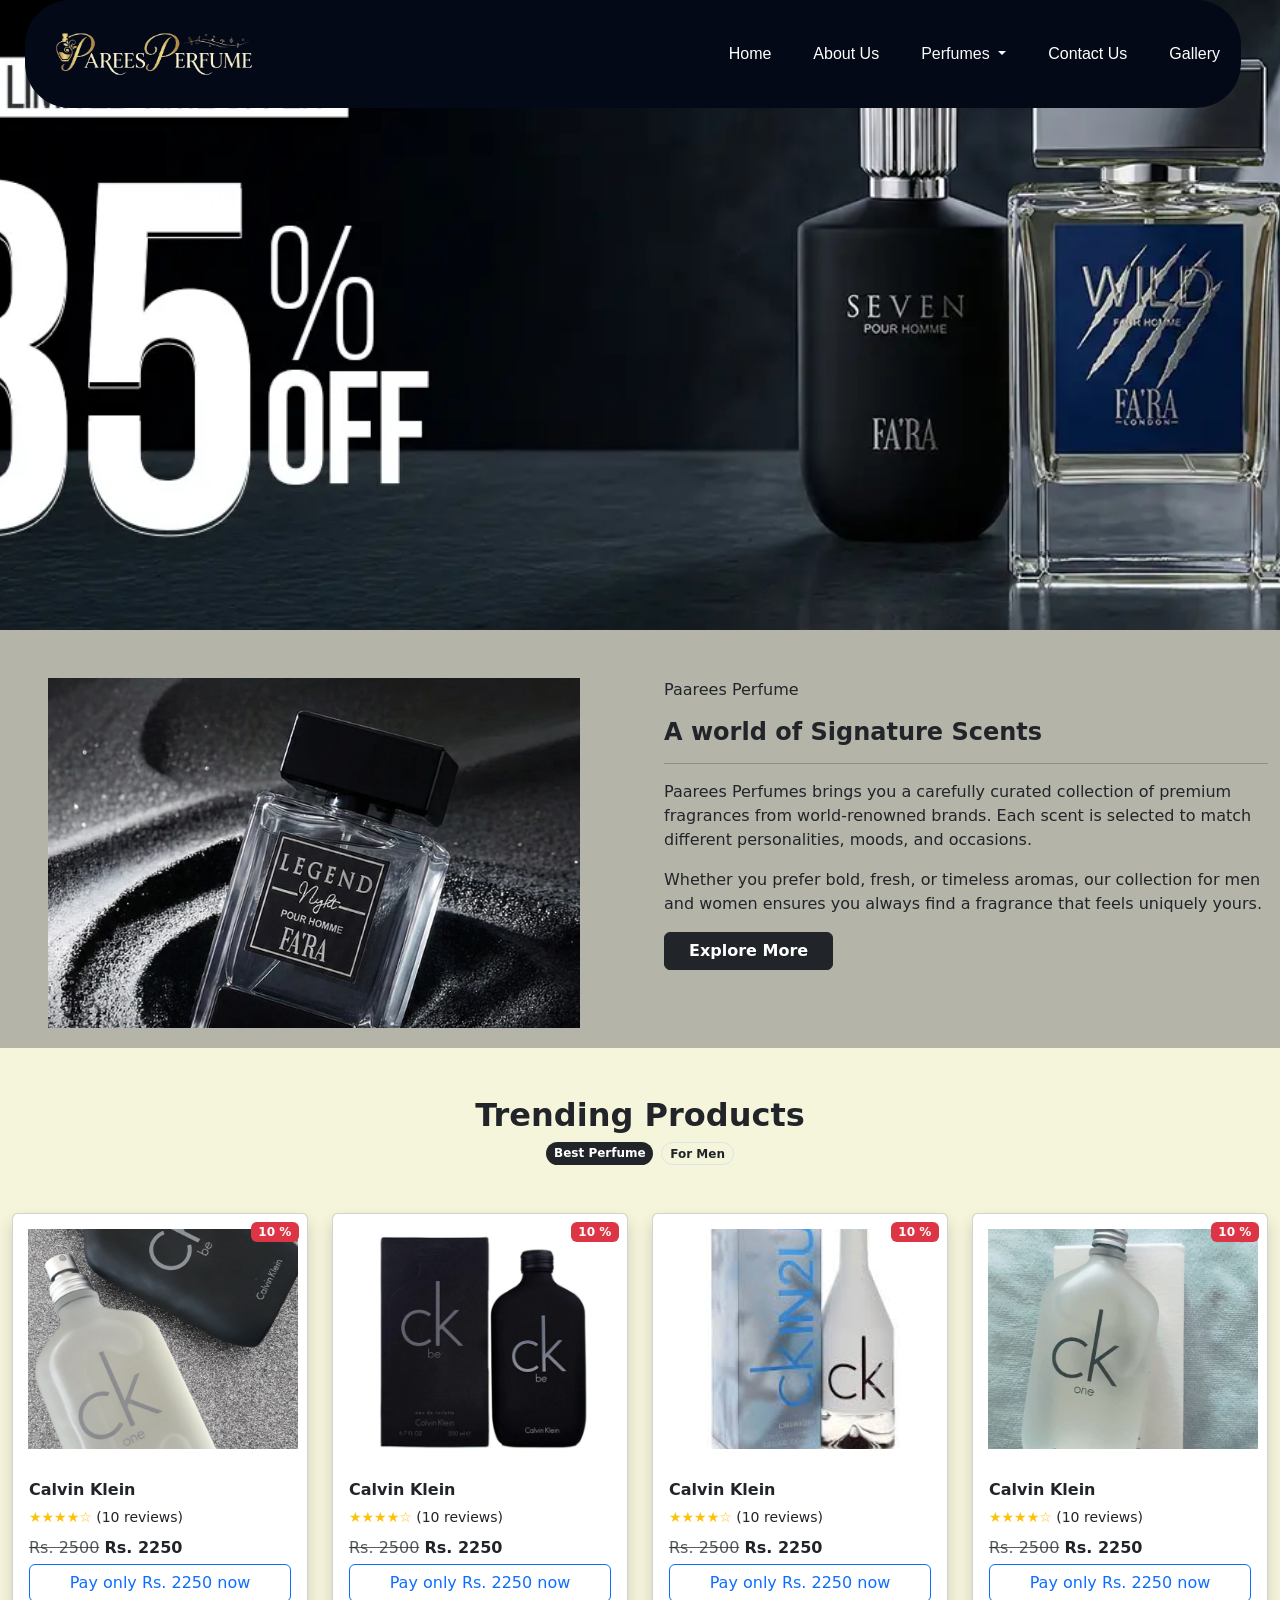
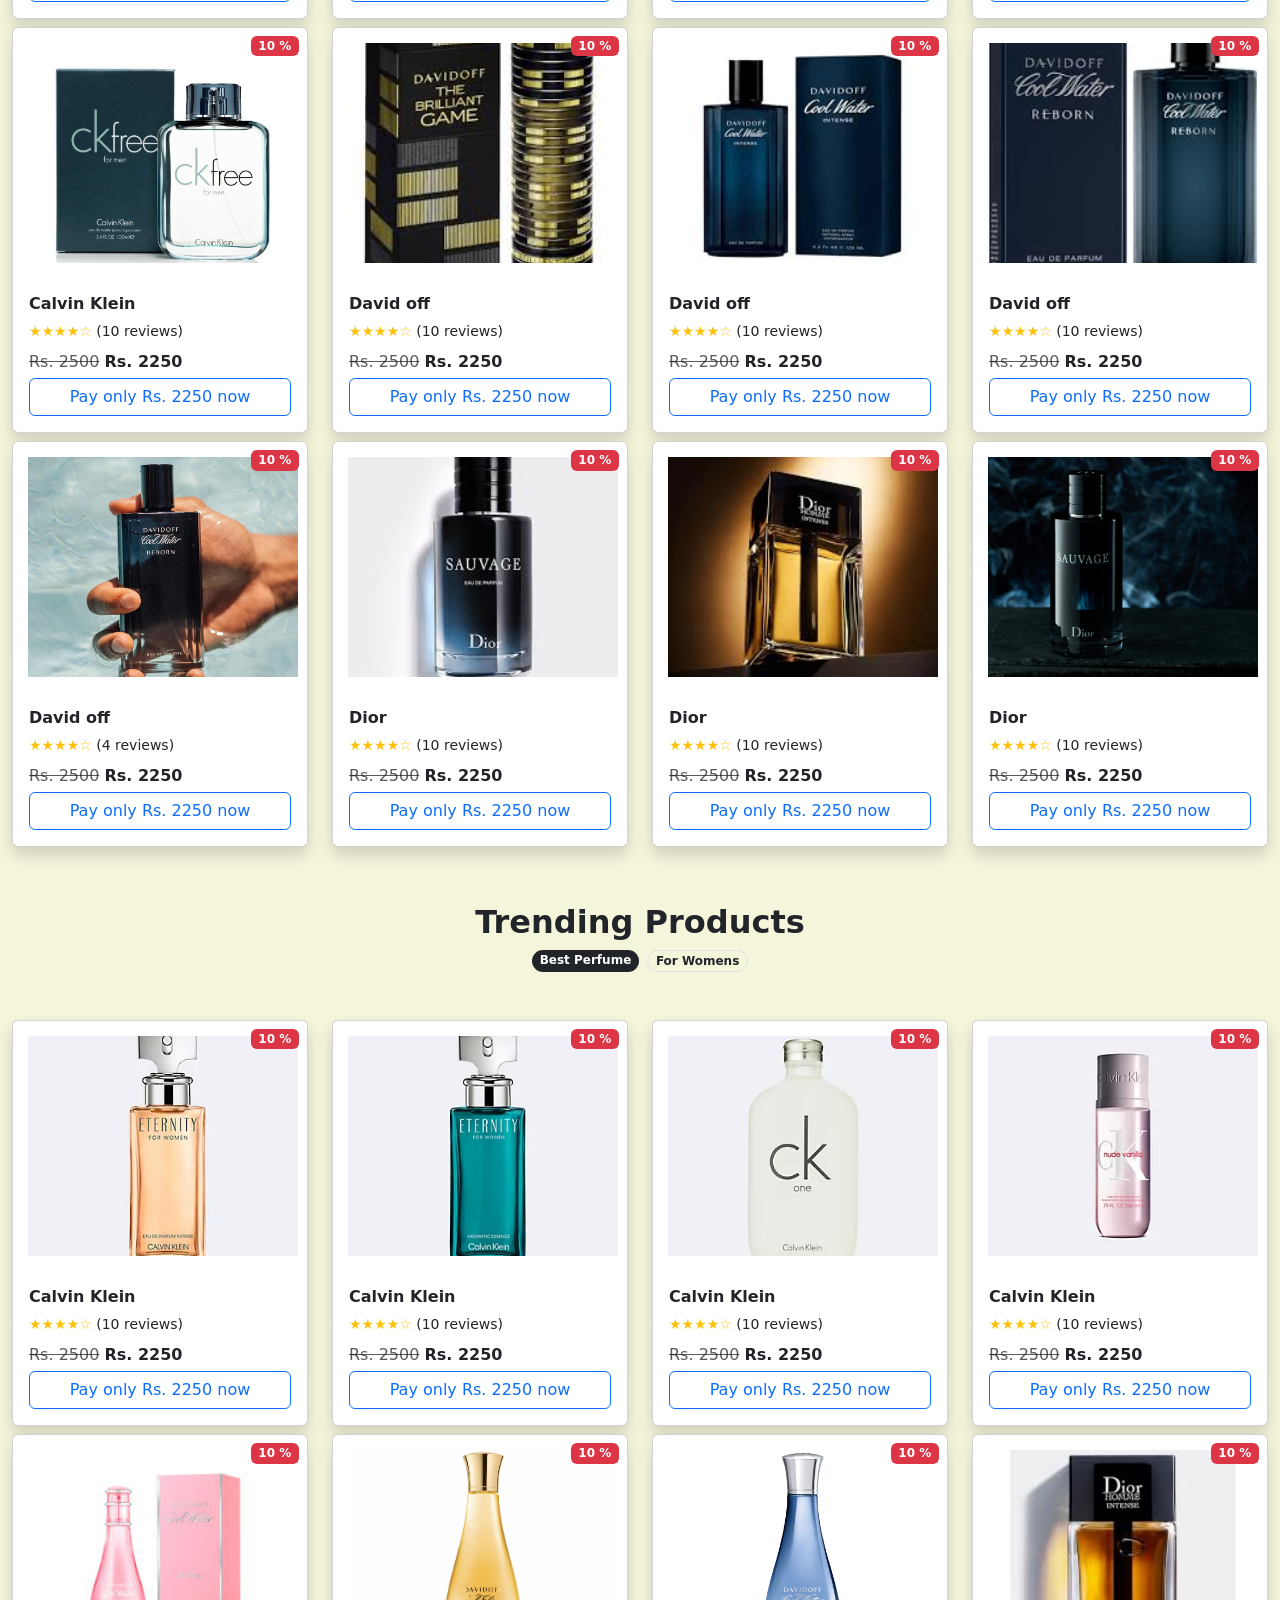
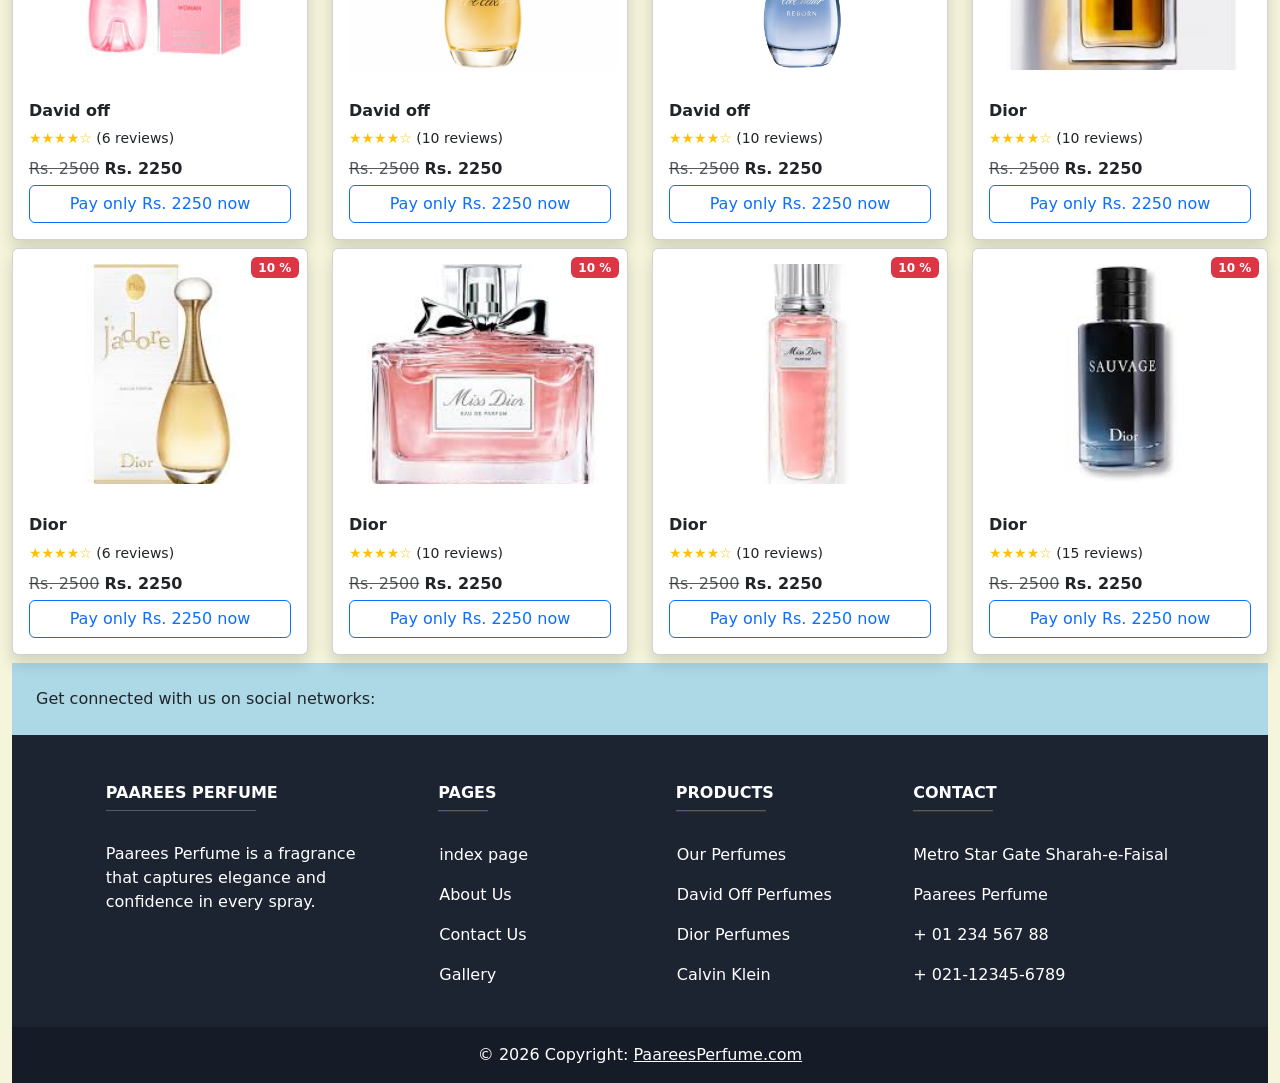
<file: index.html>
<!DOCTYPE html>
<html lang="en">

<head>
  <meta charset="UTF-8">
  <meta name="viewport" content="width=device-width, initial-scale=1.0">
  <title>Home</title>
  <link href="https://cdn.jsdelivr.net/npm/bootstrap@5.0.2/dist/css/bootstrap.min.css" rel="stylesheet"
    integrity="sha384-EVSTQN3/azprG1Anm3QDgpJLIm9Nao0Yz1ztcQTwFspd3yD65VohhpuuCOmLASjC" crossorigin="anonymous">
  <link rel="stylesheet" href="style.css">
</head>

<body>

  <div id="navbar"></div>

  
  <div class="container-fluid">
    <div class="row">
      
  <div class="  col-md-6 col-lg-6 col-sm-sm-12  pic-ban">
    
  </div>
  </div>
  </div>

  <div class="row section1 ">
    <div class="col-md-6 col-lg-6 col-sm-sm-12">
      <div class="my-card mt-5 mx-5">
      </div>
    </div>
    <div class="col-md-6 col-lg-6 col-sm-sm-12">
      <div class="container mt-5">
        <p>Paarees Perfume</p>
        <h4 style="font-weight:bolder ;">A world of Signature Scents</h4>
        <hr>
        <p>Paarees Perfumes brings you a carefully curated collection of premium fragrances from world-renowned brands.
          Each scent is selected to match different personalities, moods, and occasions.</p>
        <p>Whether you prefer bold, fresh, or timeless aromas, our collection for men and women ensures you always find
          a fragrance that feels uniquely yours.</p>
        <a href="/words/explore.docx">
          <button type="button" class="btn btn-dark px-4 mb-5 fw-bold">Explore More</button>
        </a>

      </div>
    </div>
  </div>


  <section class="my-5">
    <div class="container text-content">

      <!-- Heading -->
      <div class="text-center mb-4">
        <h2 class="fw-bold">Trending Products</h2>

        <div class="d-flex justify-content-center gap-2 mt-2">
          <span class="badge rounded-pill bg-dark">Best Perfume</span>
          <span class="badge rounded-pill border text-dark"> For Men</span>
        </div>
      </div>
  </section>
  <!-- ------------------------------------------------------------------------------------ -->
   <div class="container-fluid">
  <div class="row MensPerfumeCard"></div>
</div>



  <section class="my-5">
    <div class="container text-content">

      <!-- Heading -->
      <div class="text-center mb-4">
        <h2 class="fw-bold">Trending Products</h2>

        <div class="d-flex justify-content-center gap-2 mt-2">
          <span class="badge rounded-pill bg-dark">Best Perfume</span>
          <span class="badge rounded-pill border text-dark"> For Womens</span>
        </div>
      </div>
    </div>
  </section>
<div class="container-fluid">
  <div class="row WomensPerfumeCard"></div>
</div>
  <!-- footer -->

  <div class="container-fluid  footer">

    <!-- Footer -->

    <!-- Footer -->

  </div>
  <!-- End of .container -->


  <script src="https://cdn.jsdelivr.net/npm/bootstrap@5.0.2/dist/js/bootstrap.bundle.min.js"
    integrity="sha384-MrcW6ZMFYlzcLA8Nl+NtUVF0sA7MsXsP1UyJoMp4YLEuNSfAP+JcXn/tWtIaxVXM"
    crossorigin="anonymous"></script>
  <script src="js/script.js"></script>
  <script src="js/CustomCard.js"></script>
  <script>
    MensCard();
    womencard();
  </script>
</body>

</html>
</file>
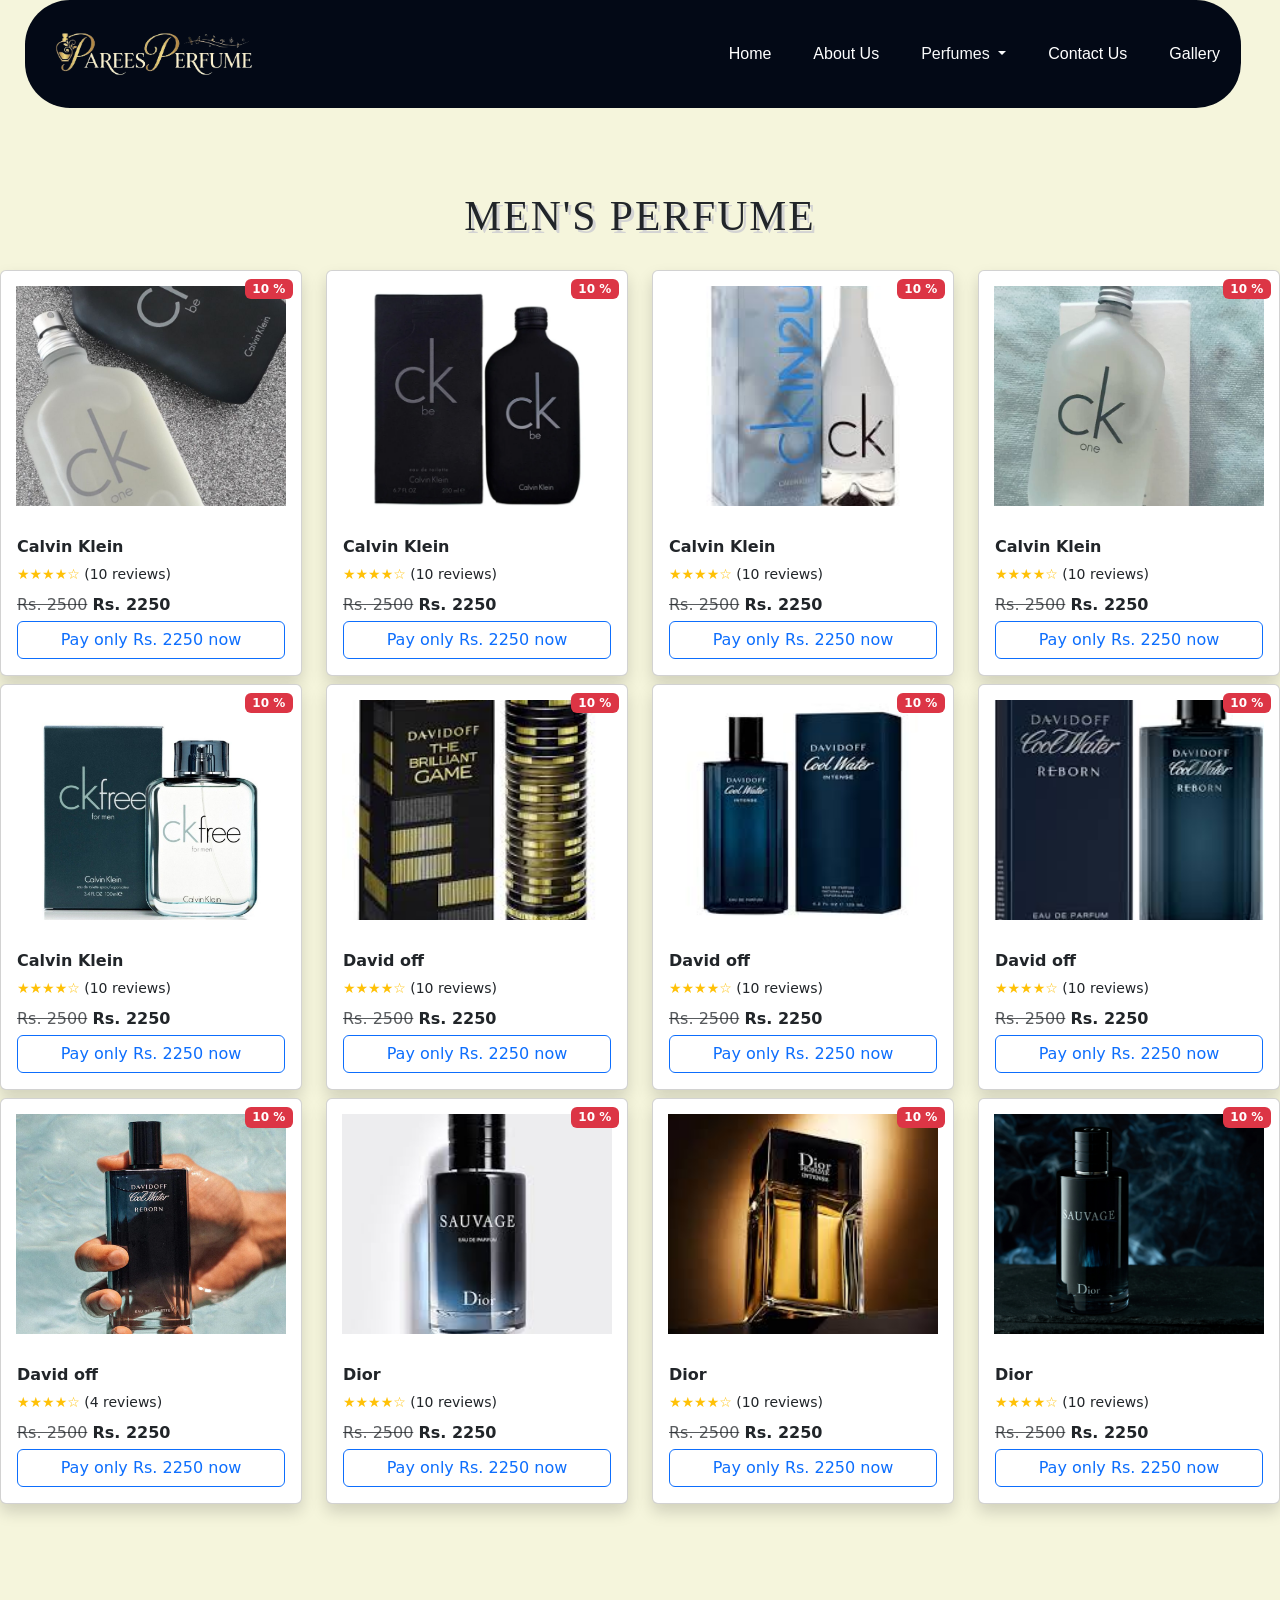
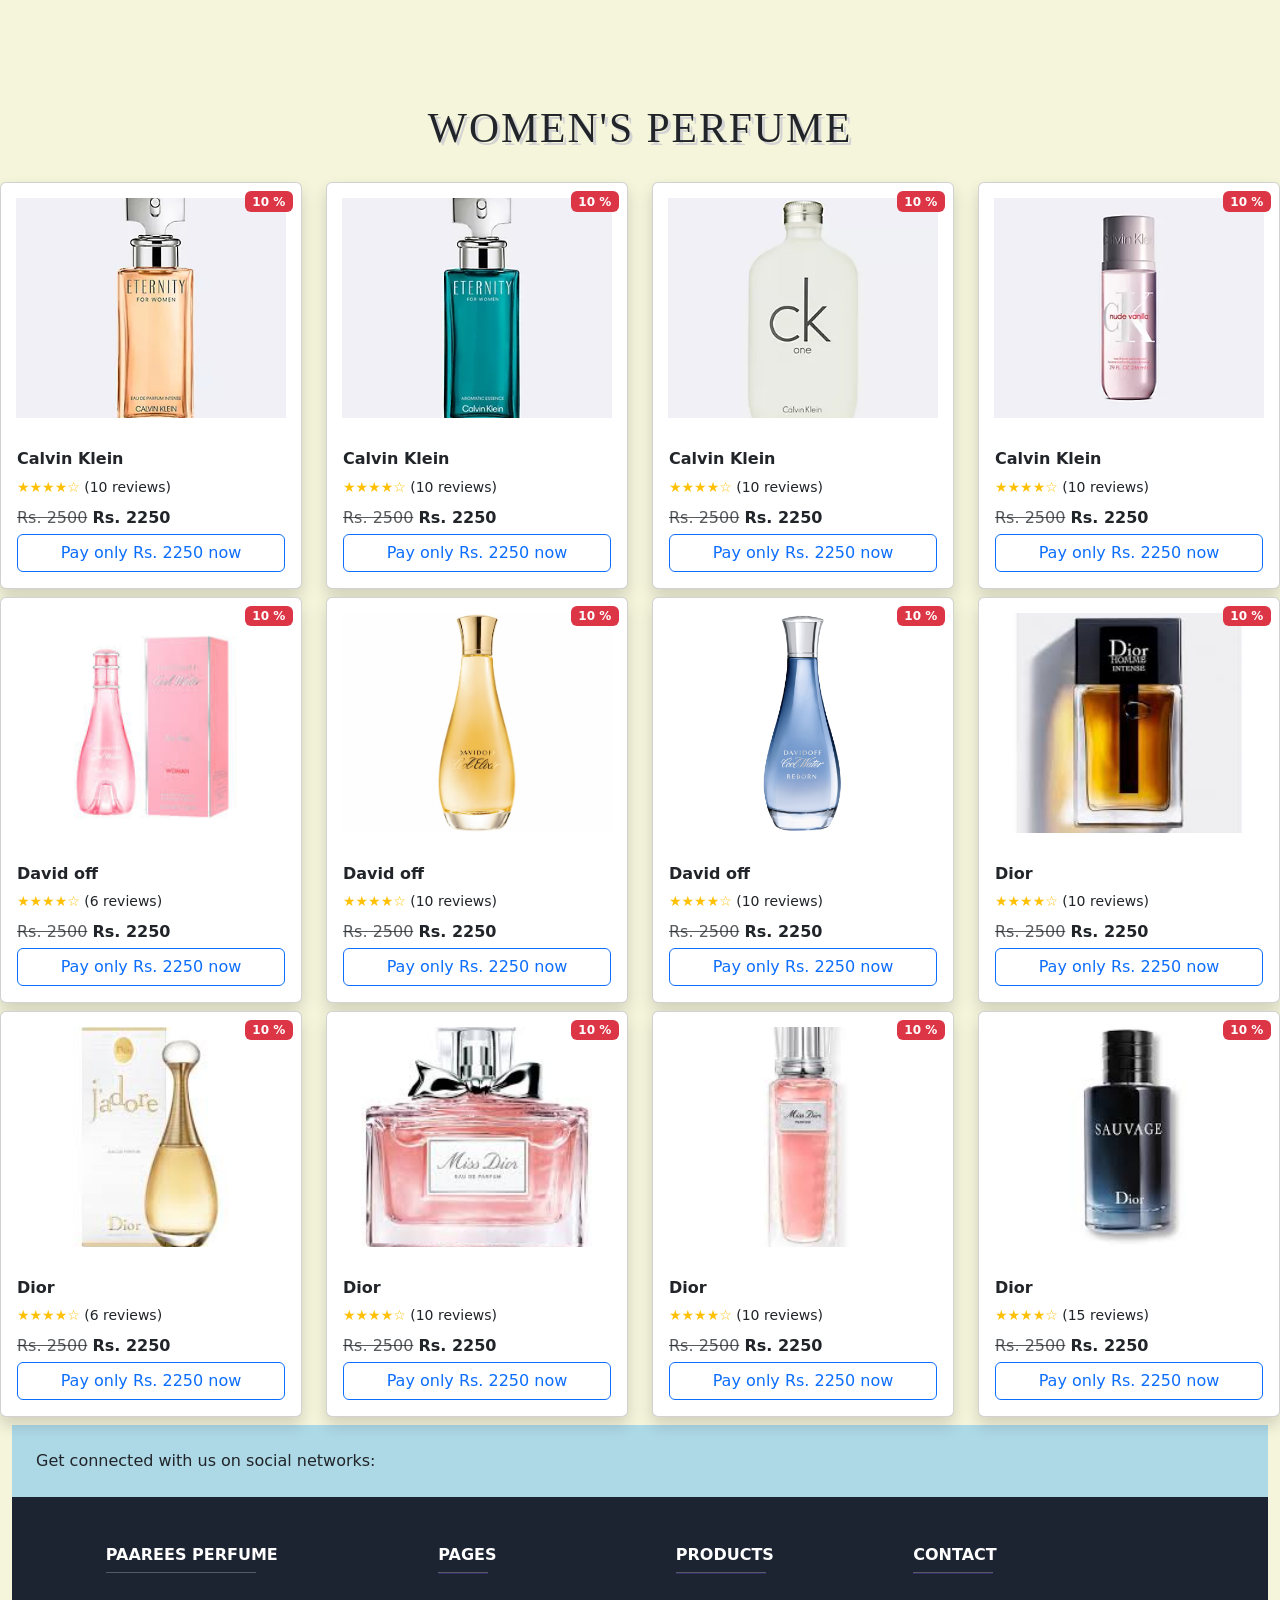
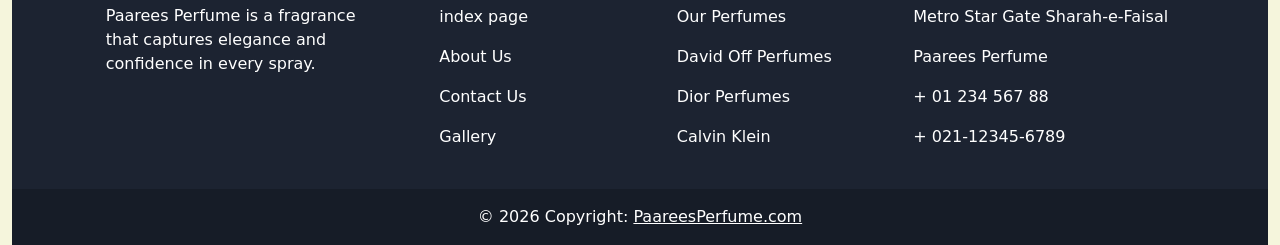
<file: perfumes/index.html>
<!DOCTYPE html>
<html lang="en">

<head>
    <meta charset="UTF-8">
    <meta name="viewport" content="width=device-width, initial-scale=1.0">
    <title>Perfumes</title>
    <link href="https://cdn.jsdelivr.net/npm/bootstrap@5.0.2/dist/css/bootstrap.min.css" rel="stylesheet"
        integrity="sha384-EVSTQN3/azprG1Anm3QDgpJLIm9Nao0Yz1ztcQTwFspd3yD65VohhpuuCOmLASjC" crossorigin="anonymous">
    <link rel="stylesheet" href="../style.css">
</head>

<body>
    <div id="navbar"></div>

    <h2 class="text-center header-banner">Men's Perfume</h2>
    <div class="row MensPerfumeCard"></div>


    <h2 class="text-center header-banner">Women's Perfume</h2>
    <div class="row WomensPerfumeCard"></div>


    <div class="container-fluid footer">

        <!-- Footer -->

        <!-- Footer -->

    </div>


    <script src="https://cdn.jsdelivr.net/npm/bootstrap@5.0.2/dist/js/bootstrap.bundle.min.js"
        integrity="sha384-MrcW6ZMFYlzcLA8Nl+NtUVF0sA7MsXsP1UyJoMp4YLEuNSfAP+JcXn/tWtIaxVXM"
        crossorigin="anonymous"></script>
    <script src="../js/script.js"></script>
    <script src="../js/CustomCard.js"></script>
    <script>
        MensCard();
        womencard();
    </script>
</body>

</html>
</file>
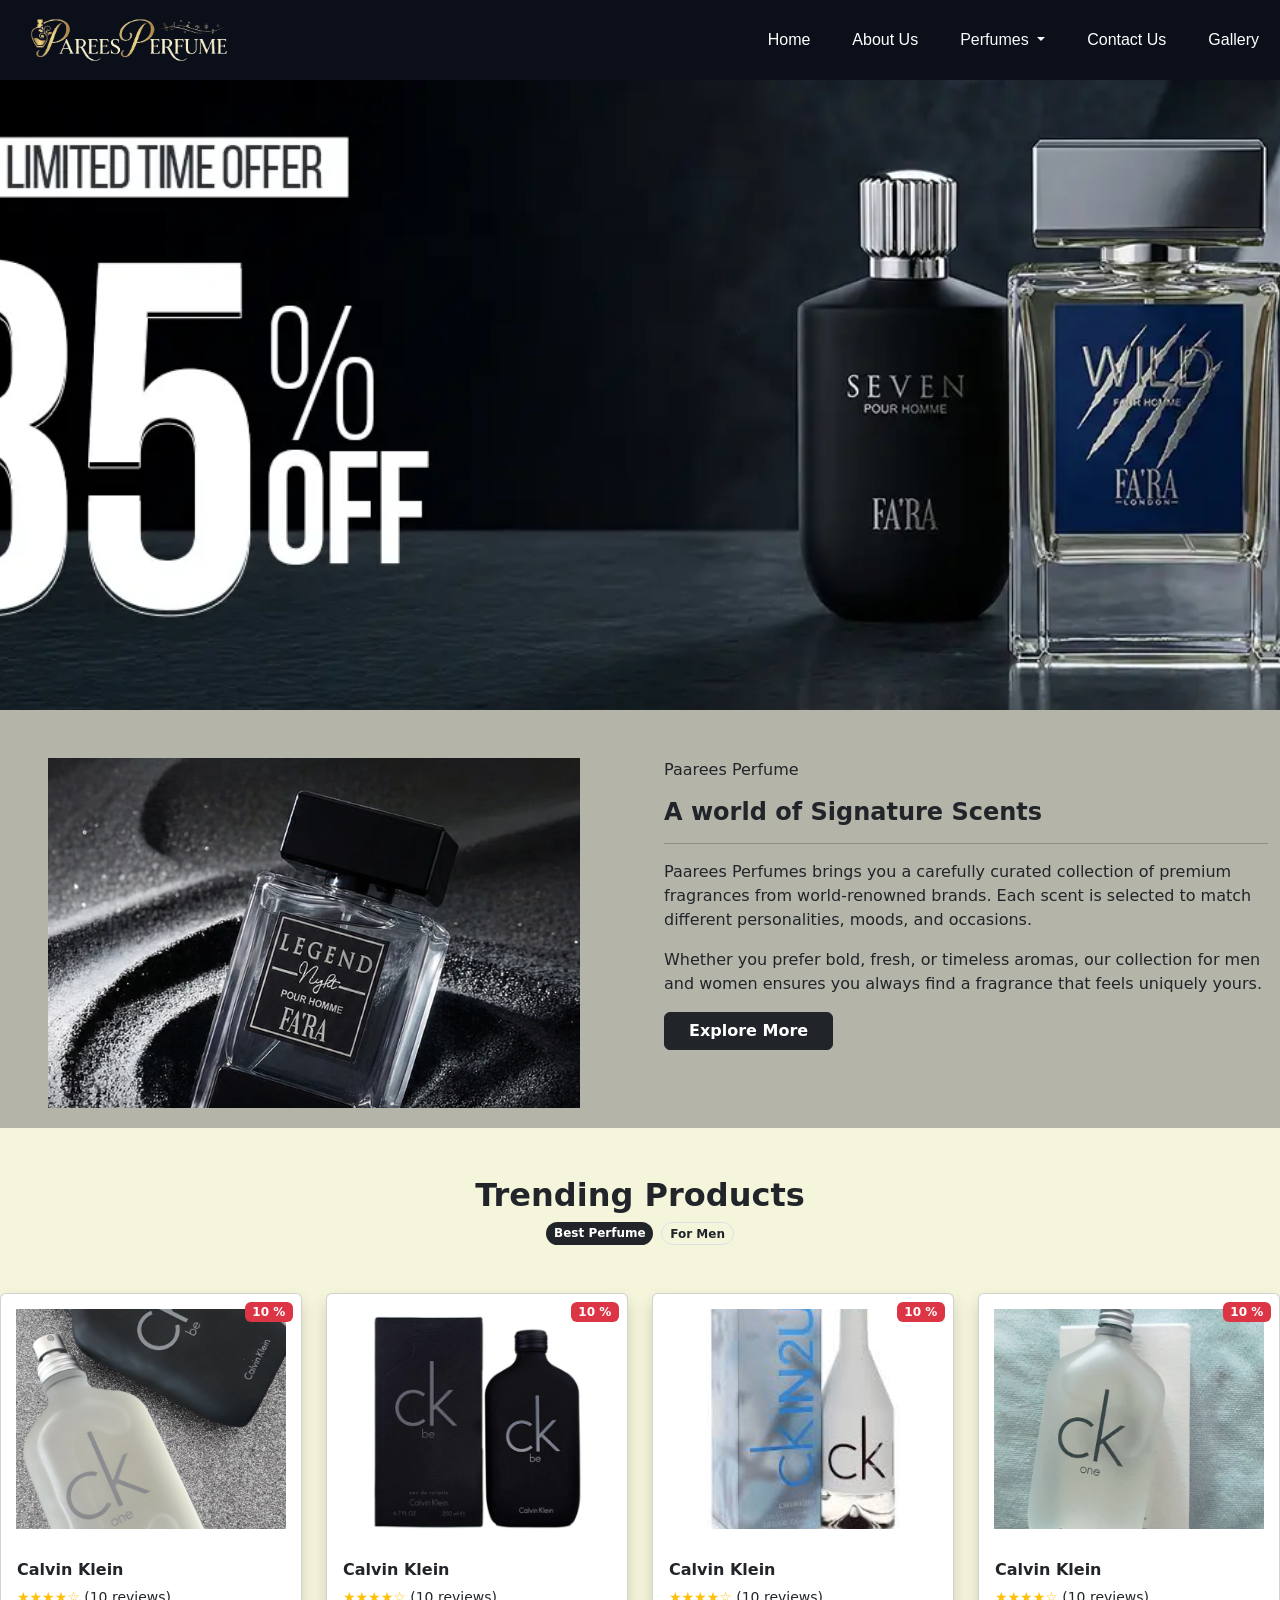
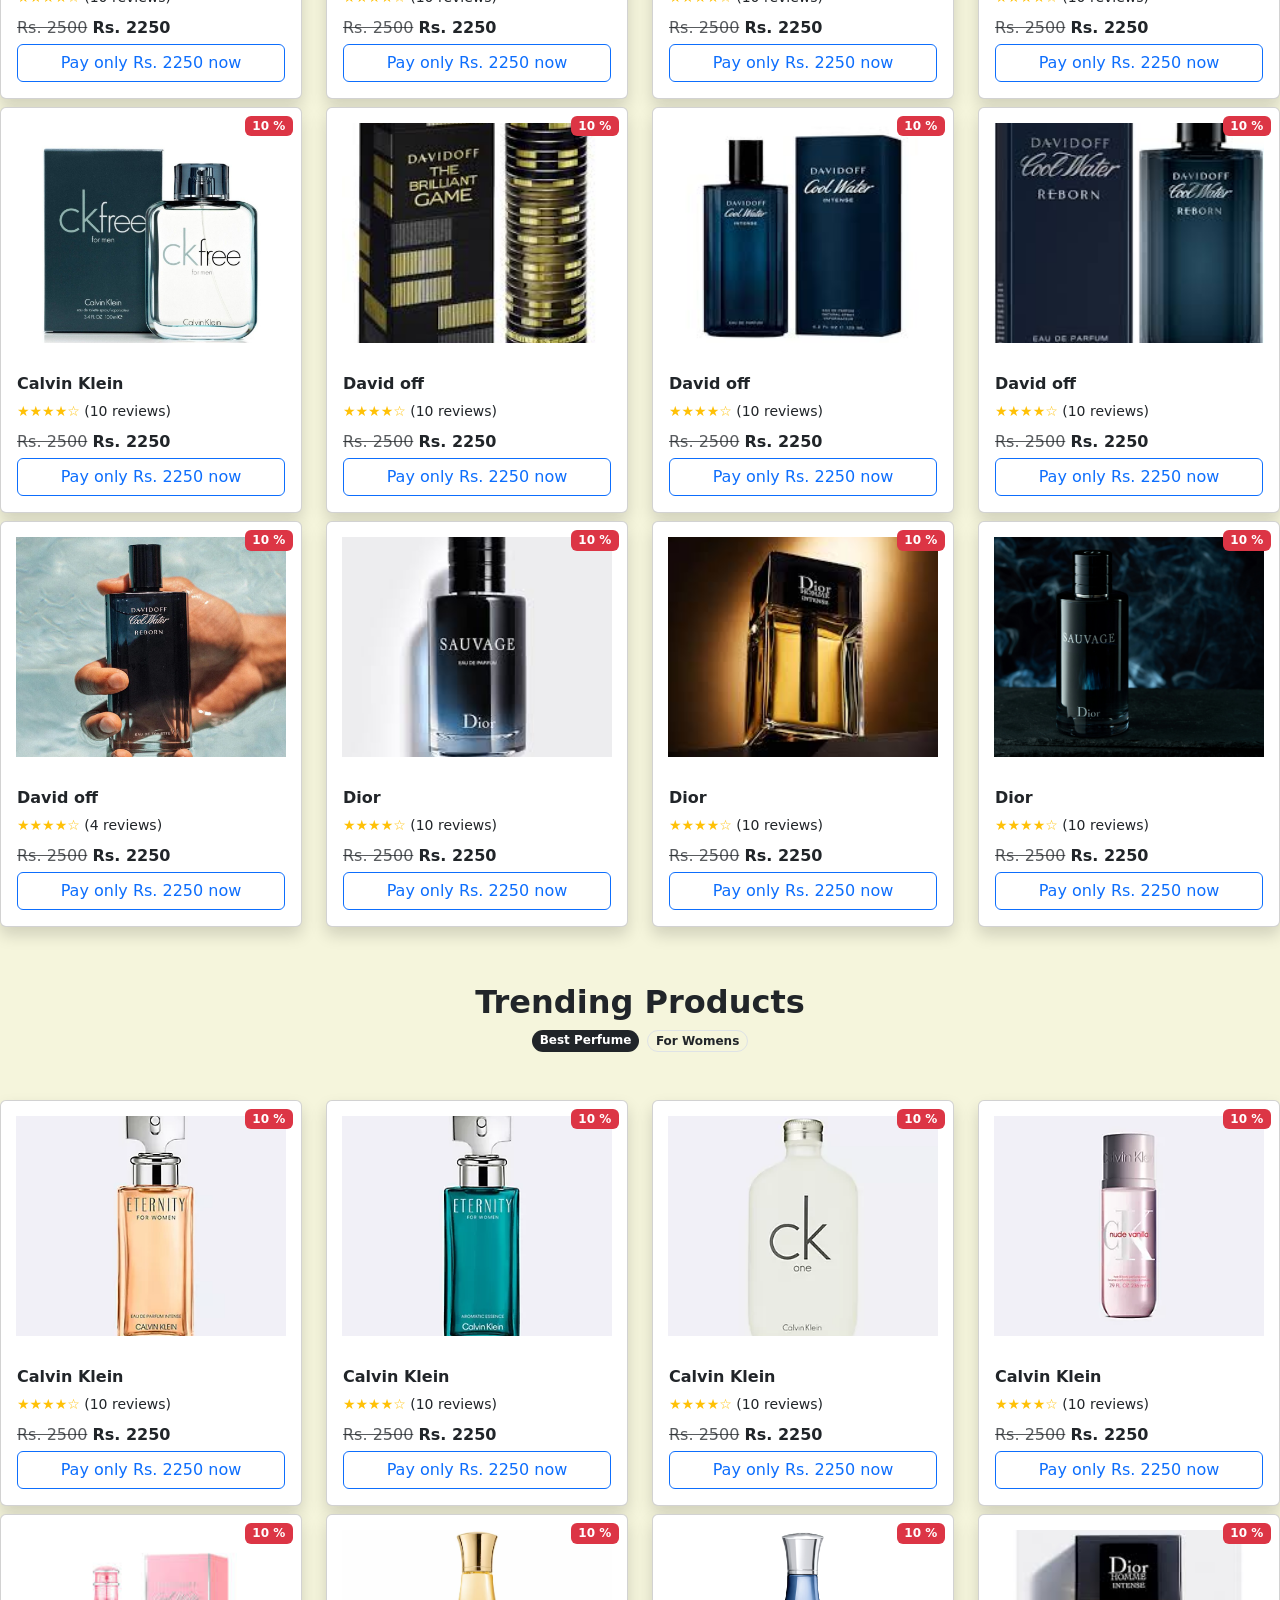
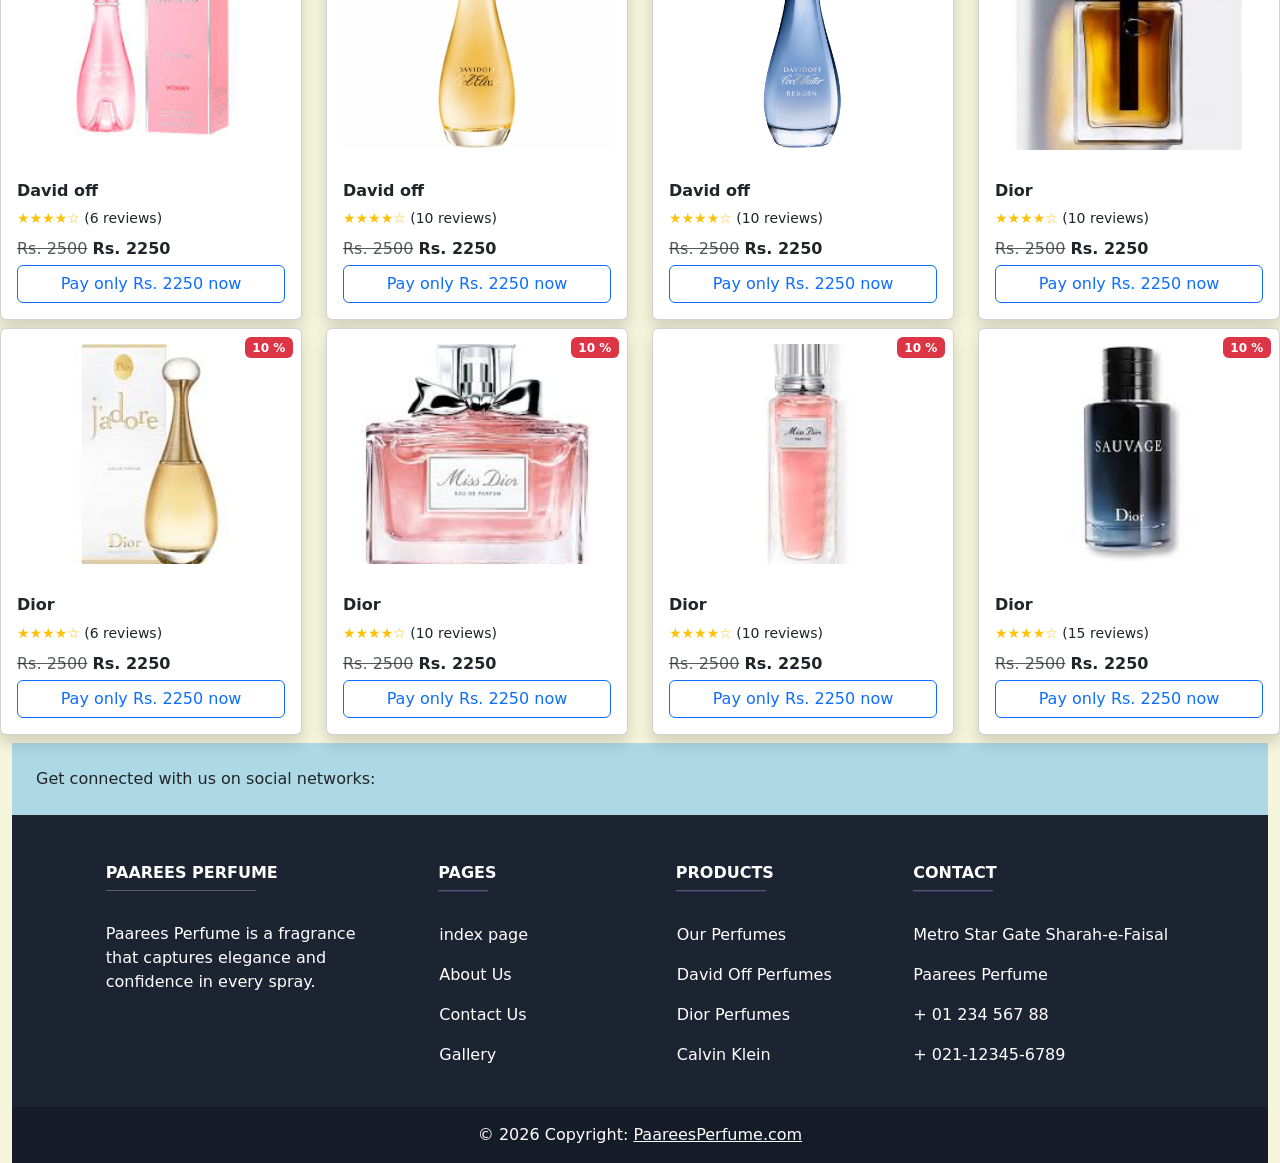
<file: Practice ii/index.html>
<!DOCTYPE html>
<html lang="en">

<head>
  <meta charset="UTF-8">
  <meta name="viewport" content="width=device-width, initial-scale=1.0">
  <title>Home</title>
  <link href="https://cdn.jsdelivr.net/npm/bootstrap@5.0.2/dist/css/bootstrap.min.css" rel="stylesheet"
    integrity="sha384-EVSTQN3/azprG1Anm3QDgpJLIm9Nao0Yz1ztcQTwFspd3yD65VohhpuuCOmLASjC" crossorigin="anonymous">
  <link rel="stylesheet" href="style.css">
</head>

<body>

  <div id="navbar"></div>

  
  <div class="container-fluid">
    <div class="row">
      
  <div class="  col-md-6 col-lg-6 col-sm-sm-12  pic-ban">
    
  </div>
  </div>
  </div>

  <div class="row section1 ">
    <div class="col-md-6 col-lg-6 col-sm-sm-12">
      <div class="my-card mt-5 mx-5">
      </div>
    </div>
    <div class="col-md-6 col-lg-6 col-sm-sm-12">
      <div class="container mt-5">
        <p>Paarees Perfume</p>
        <h4 style="font-weight:bolder ;">A world of Signature Scents</h4>
        <hr>
        <p>Paarees Perfumes brings you a carefully curated collection of premium fragrances from world-renowned brands.
          Each scent is selected to match different personalities, moods, and occasions.</p>
        <p>Whether you prefer bold, fresh, or timeless aromas, our collection for men and women ensures you always find
          a fragrance that feels uniquely yours.</p>
        <a href="/words/explore.docx">
          <button type="button" class="btn btn-dark px-4 mb-5 fw-bold">Explore More</button>
        </a>

      </div>
    </div>
  </div>


  <section class="my-5">
    <div class="container text-content">

      <!-- Heading -->
      <div class="text-center mb-4">
        <h2 class="fw-bold">Trending Products</h2>

        <div class="d-flex justify-content-center gap-2 mt-2">
          <span class="badge rounded-pill bg-dark">Best Perfume</span>
          <span class="badge rounded-pill border text-dark"> For Men</span>
        </div>
      </div>
  </section>
  <!-- ------------------------------------------------------------------------------------ -->

  <div class="row MensPerfumeCard"></div>




  <section class="my-5">
    <div class="container text-content">

      <!-- Heading -->
      <div class="text-center mb-4">
        <h2 class="fw-bold">Trending Products</h2>

        <div class="d-flex justify-content-center gap-2 mt-2">
          <span class="badge rounded-pill bg-dark">Best Perfume</span>
          <span class="badge rounded-pill border text-dark"> For Womens</span>
        </div>
      </div>
    </div>
  </section>

  <div class="row WomensPerfumeCard"></div>

  <!-- footer -->

  <div class="container-fluid  footer">

    <!-- Footer -->

    <!-- Footer -->

  </div>
  <!-- End of .container -->


  <script src="https://cdn.jsdelivr.net/npm/bootstrap@5.0.2/dist/js/bootstrap.bundle.min.js"
    integrity="sha384-MrcW6ZMFYlzcLA8Nl+NtUVF0sA7MsXsP1UyJoMp4YLEuNSfAP+JcXn/tWtIaxVXM"
    crossorigin="anonymous"></script>
  <script src="js/script.js"></script>
  <script src="js/CustomCard.js"></script>
  <script>
    MensCard();
    womencard();
  </script>
</body>

</html>
</file>
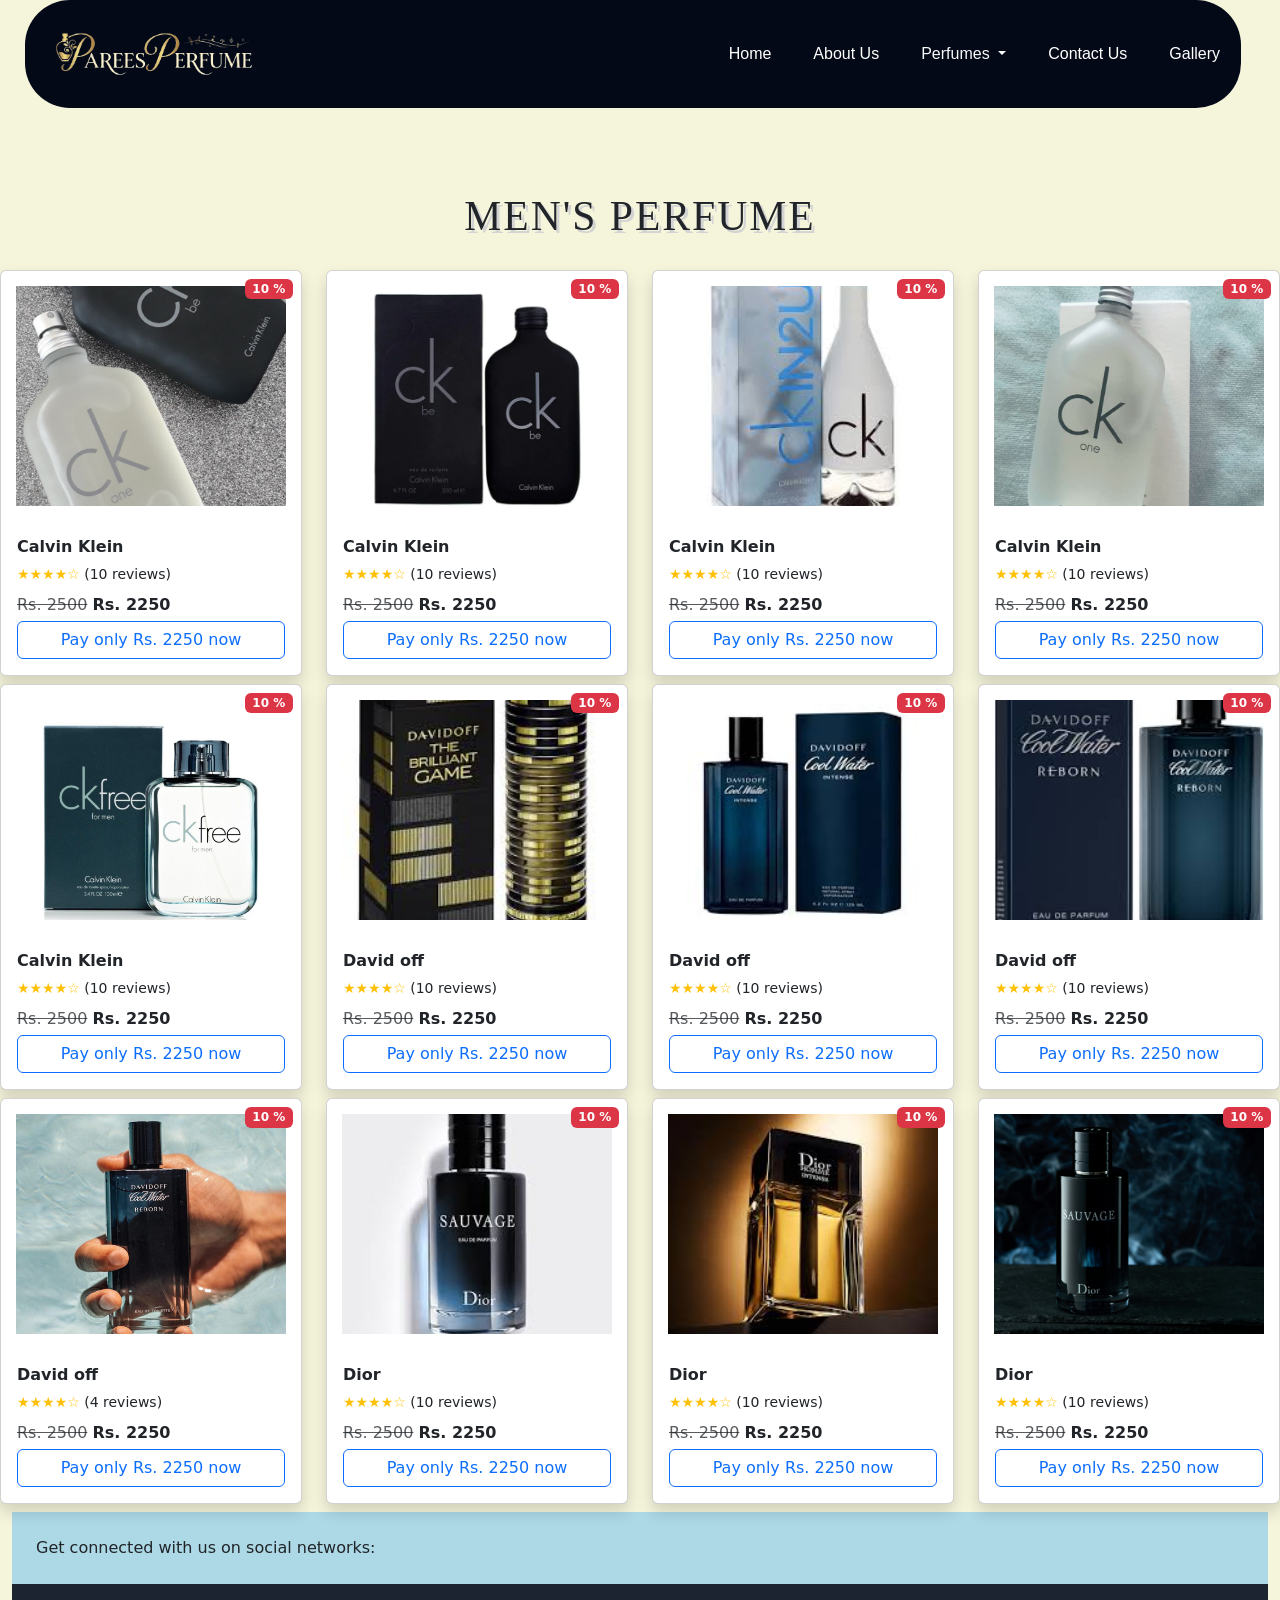
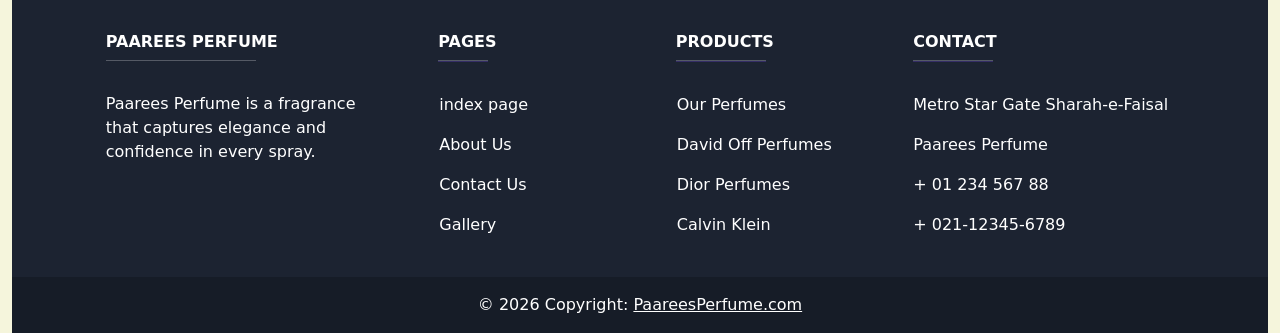
<file: perfumes/mens-perfumes/index.html>
<!DOCTYPE html>
<html lang="en">

<head>
    <meta charset="UTF-8">
    <meta name="viewport" content="width=device-width, initial-scale=1.0">
    <title>Perfumes</title>
    <link href="https://cdn.jsdelivr.net/npm/bootstrap@5.0.2/dist/css/bootstrap.min.css" rel="stylesheet"
        integrity="sha384-EVSTQN3/azprG1Anm3QDgpJLIm9Nao0Yz1ztcQTwFspd3yD65VohhpuuCOmLASjC" crossorigin="anonymous">
    <link rel="stylesheet" href="../../style.css">
</head>

<body>
    <div id="navbar"></div>

    <h2 class=" header-banner text-center">Men's Perfume</h2>
    <div class="row MensPerfumeCard"></div>


    <div class="container-fluid  footer">

        <!-- Footer -->

        <!-- Footer -->

    </div>


    <script src="https://cdn.jsdelivr.net/npm/bootstrap@5.0.2/dist/js/bootstrap.bundle.min.js"
        integrity="sha384-MrcW6ZMFYlzcLA8Nl+NtUVF0sA7MsXsP1UyJoMp4YLEuNSfAP+JcXn/tWtIaxVXM"
        crossorigin="anonymous"></script>
    <script src="../../js/script.js"></script>
    <script src="../../js/CustomCard.js"></script>
    <script>
        MensCard();
    </script>
</body>

</html>
</file>
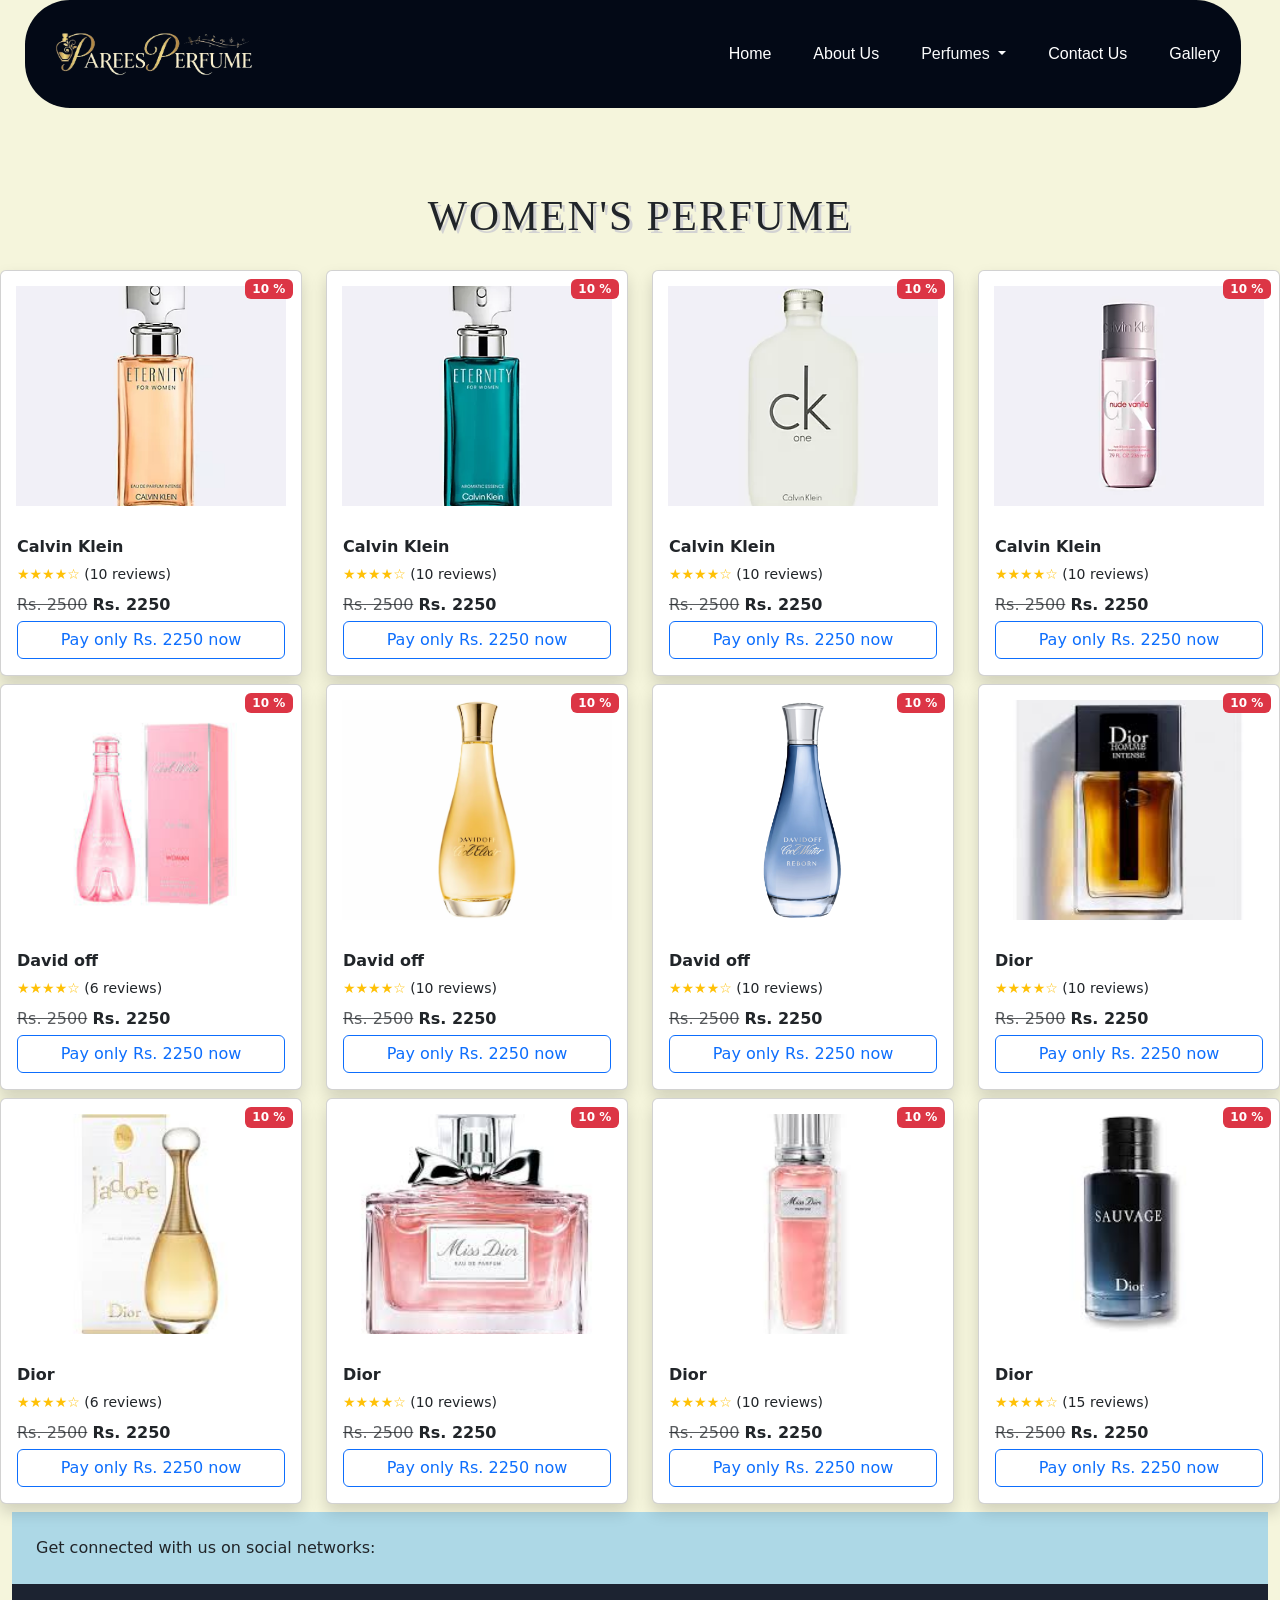
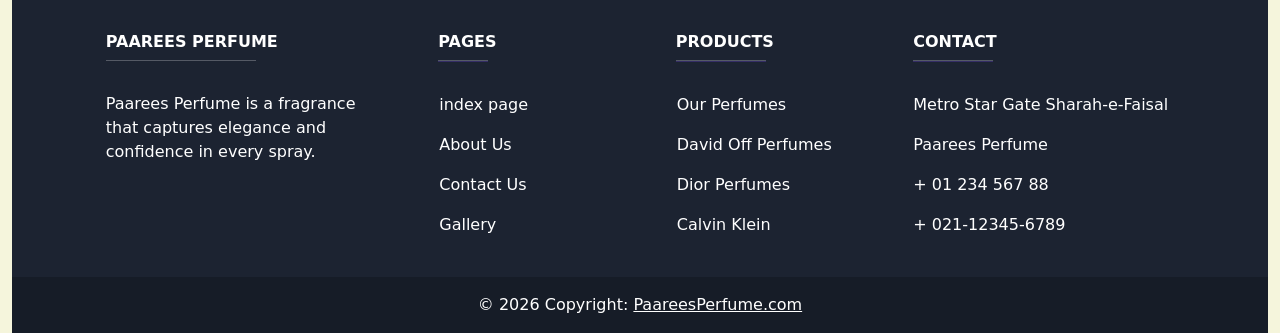
<file: perfumes/womens-perfumes/index.html>
<!DOCTYPE html>
<html lang="en">

<head>
    <meta charset="UTF-8">
    <meta name="viewport" content="width=device-width, initial-scale=1.0">
    <title>Perfumes</title>
    <link href="https://cdn.jsdelivr.net/npm/bootstrap@5.0.2/dist/css/bootstrap.min.css" rel="stylesheet"
        integrity="sha384-EVSTQN3/azprG1Anm3QDgpJLIm9Nao0Yz1ztcQTwFspd3yD65VohhpuuCOmLASjC" crossorigin="anonymous">
    <link rel="stylesheet" href="../../style.css">
</head>

<body>
    <div id="navbar"></div>

    <h2 class="text-center header-banner">Women's Perfume</h2>
    <div class="row WomensPerfumeCard"></div>


    <div class="container-fluid  footer">

        <!-- Footer -->

        <!-- Footer -->

    </div>


    <script src="https://cdn.jsdelivr.net/npm/bootstrap@5.0.2/dist/js/bootstrap.bundle.min.js"
        integrity="sha384-MrcW6ZMFYlzcLA8Nl+NtUVF0sA7MsXsP1UyJoMp4YLEuNSfAP+JcXn/tWtIaxVXM"
        crossorigin="anonymous"></script>
    <script src="../../js/script.js"></script>
    <script src="../../js/CustomCard.js"></script>
    <script>
        womencard();
    </script>
</body>

</html>
</file>
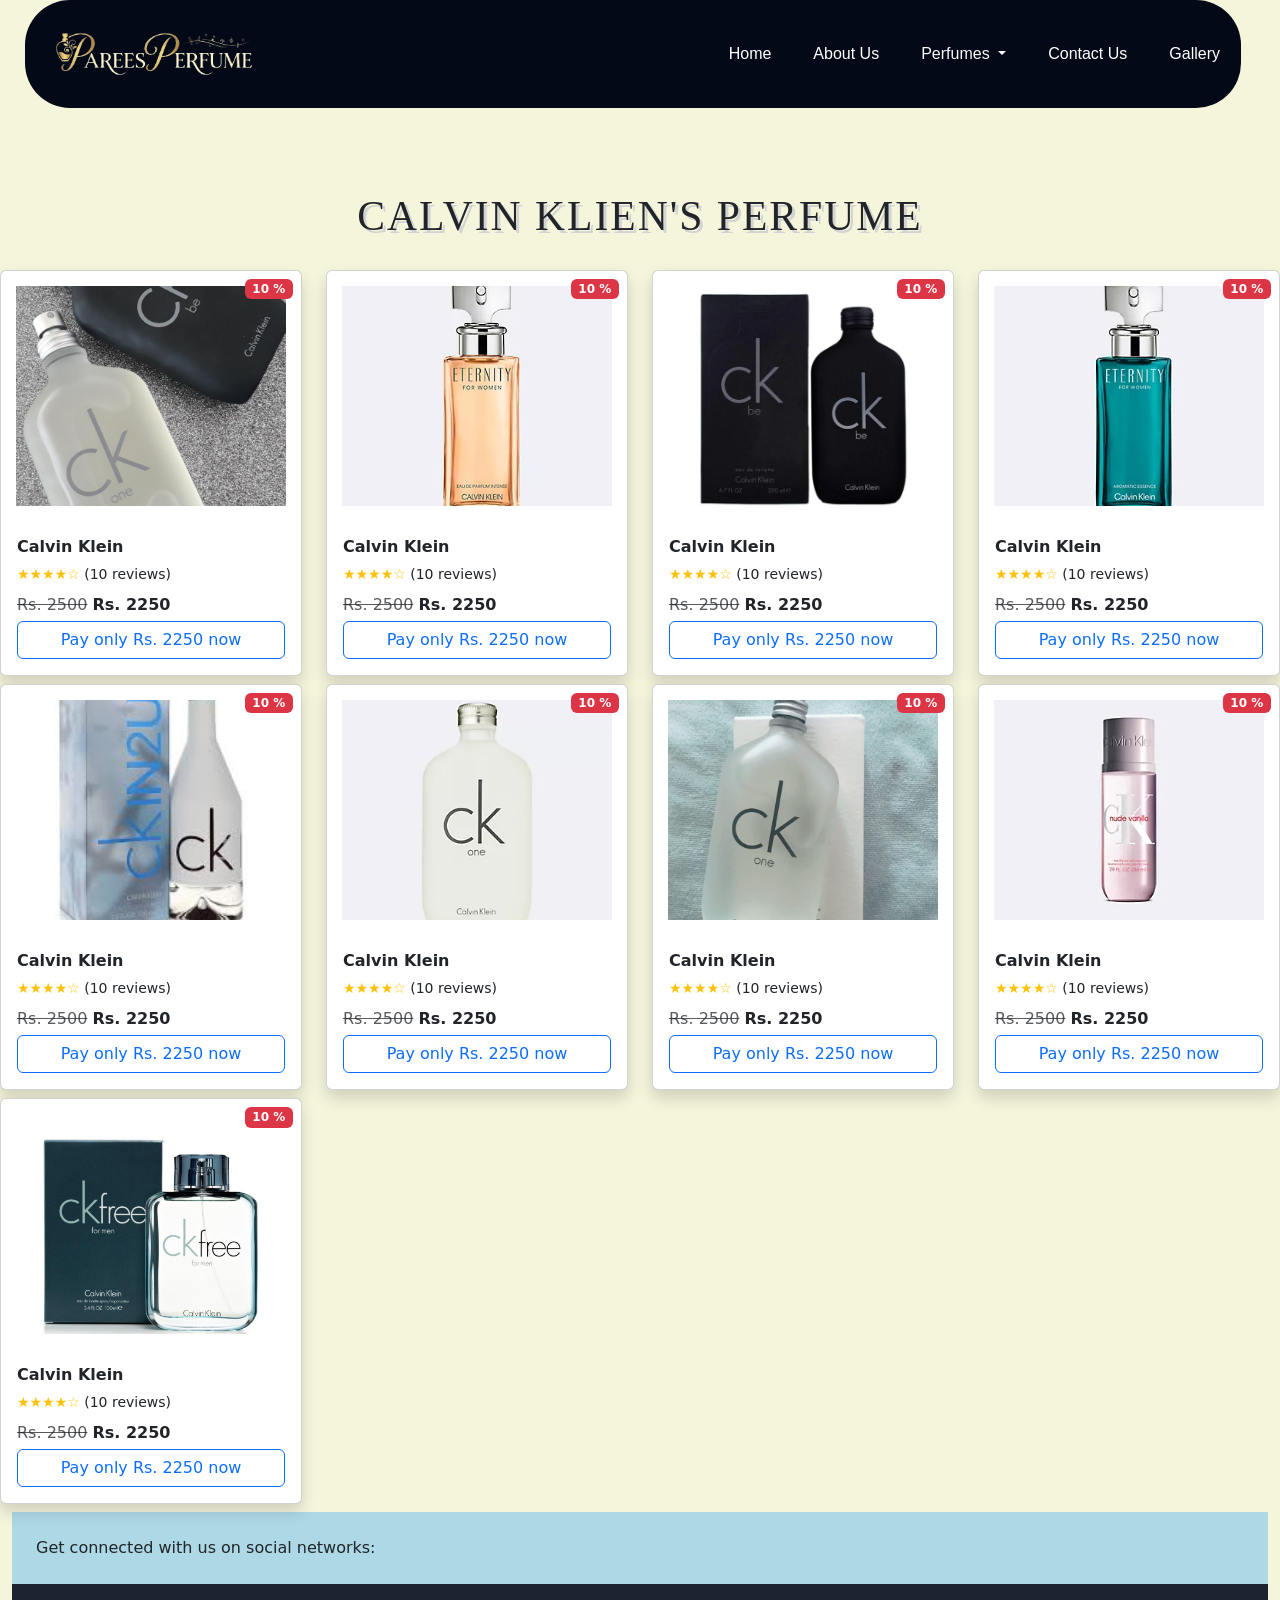
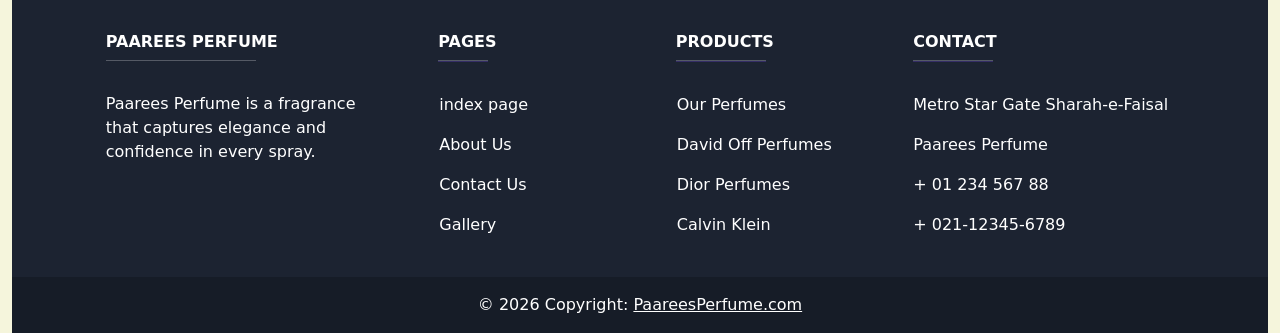
<file: perfumes/categories/Calvin-klien/index.html>
<!DOCTYPE html>
<html lang="en">

<head>
    <meta charset="UTF-8">
    <meta name="viewport" content="width=device-width, initial-scale=1.0">
    <title>Perfumes</title>
    <link href="https://cdn.jsdelivr.net/npm/bootstrap@5.0.2/dist/css/bootstrap.min.css" rel="stylesheet"
        integrity="sha384-EVSTQN3/azprG1Anm3QDgpJLIm9Nao0Yz1ztcQTwFspd3yD65VohhpuuCOmLASjC" crossorigin="anonymous">
    <link rel="stylesheet" href="../../../style.css">
</head>

<body>
    <div id="navbar"></div>

    <h2 class="text-center header-banner">Calvin Klien's Perfume</h2>
    <div class="row CalvinKleinCard"></div>


    <div class="container-fluid  footer">

        <!-- Footer -->

        <!-- Footer -->

    </div>


    <script src="https://cdn.jsdelivr.net/npm/bootstrap@5.0.2/dist/js/bootstrap.bundle.min.js"
        integrity="sha384-MrcW6ZMFYlzcLA8Nl+NtUVF0sA7MsXsP1UyJoMp4YLEuNSfAP+JcXn/tWtIaxVXM"
        crossorigin="anonymous"></script>
    <script src="../../../js/script.js"></script>
    <script src="../../../js/CustomCard.js"></script>
    <script>
        CalvinKlienCards();
    </script>
</body>

</html>
</file>
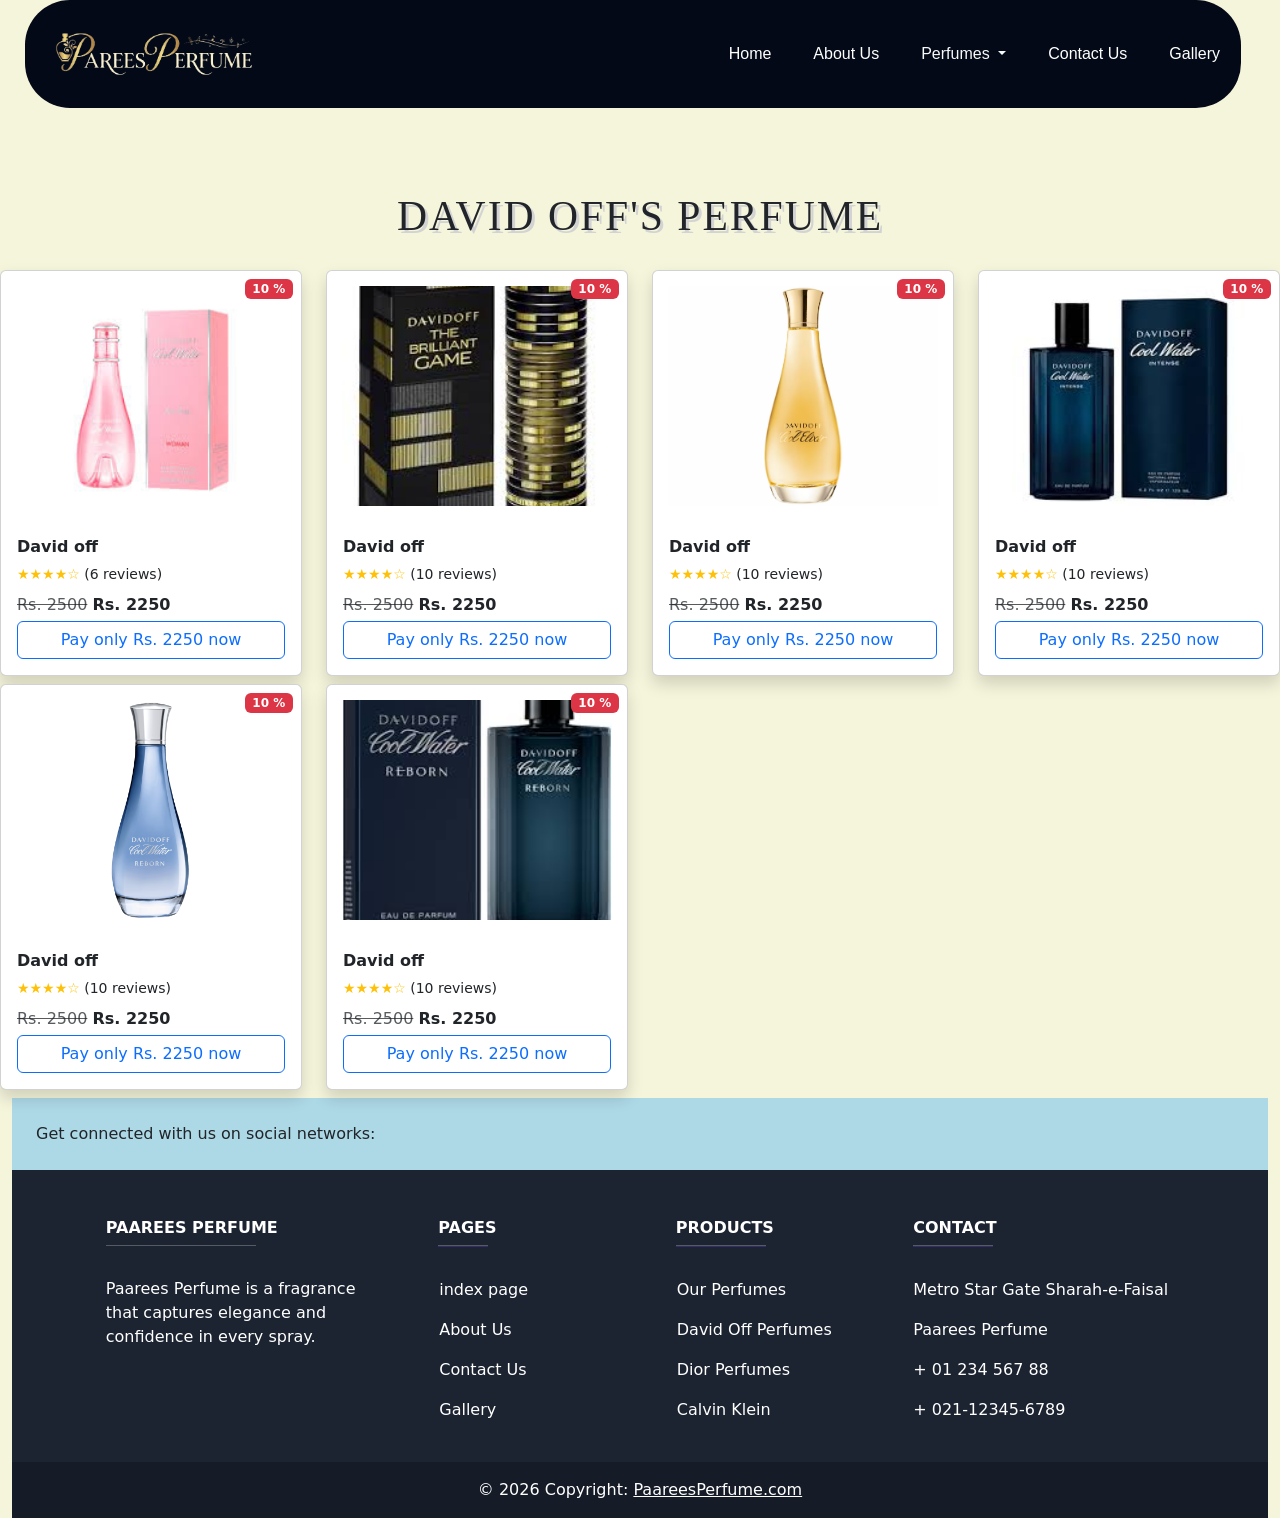
<file: perfumes/categories/David-off/index.html>
<!DOCTYPE html>
<html lang="en">

<head>
    <meta charset="UTF-8">
    <meta name="viewport" content="width=device-width, initial-scale=1.0">
    <title>Perfumes</title>
    <link href="https://cdn.jsdelivr.net/npm/bootstrap@5.0.2/dist/css/bootstrap.min.css" rel="stylesheet"
        integrity="sha384-EVSTQN3/azprG1Anm3QDgpJLIm9Nao0Yz1ztcQTwFspd3yD65VohhpuuCOmLASjC" crossorigin="anonymous">
    <link rel="stylesheet" href="../../../style.css">
</head>

<body>
    <div id="navbar"></div>

    <h2 class="text-center header-banner">David Off's Perfume</h2>
    <div class="row DavidOffCard"></div>


    <div class="container-fluid  footer">

        <!-- Footer -->

        <!-- Footer -->

    </div>


    <script src="https://cdn.jsdelivr.net/npm/bootstrap@5.0.2/dist/js/bootstrap.bundle.min.js"
        integrity="sha384-MrcW6ZMFYlzcLA8Nl+NtUVF0sA7MsXsP1UyJoMp4YLEuNSfAP+JcXn/tWtIaxVXM"
        crossorigin="anonymous"></script>
    <script src="../../../js/script.js"></script>
    <script src="../../../js/CustomCard.js"></script>
    <script>
        DavidOffCards();
    </script>
</body>

</html>
</file>
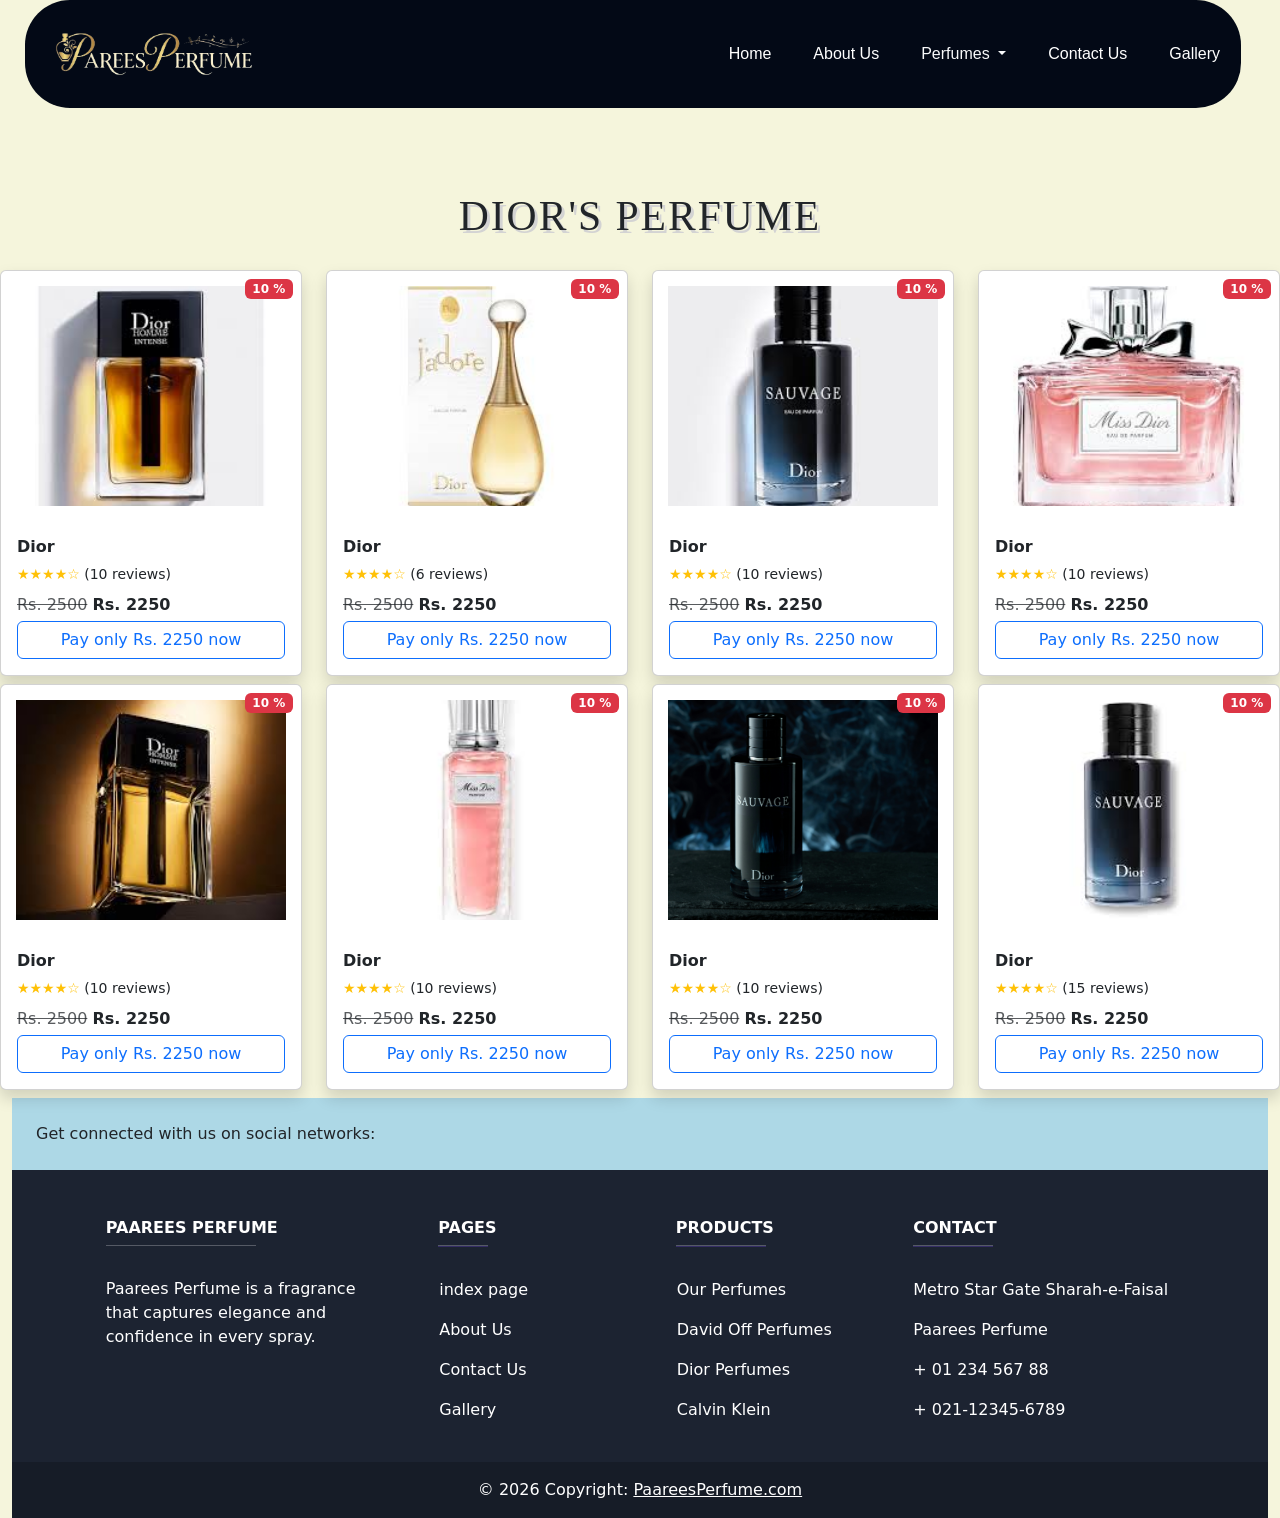
<file: perfumes/categories/Dior/index.html>
<!DOCTYPE html>
<html lang="en">

<head>
    <meta charset="UTF-8">
    <meta name="viewport" content="width=device-width, initial-scale=1.0">
    <title>Perfumes</title>
    <link href="https://cdn.jsdelivr.net/npm/bootstrap@5.0.2/dist/css/bootstrap.min.css" rel="stylesheet"
        integrity="sha384-EVSTQN3/azprG1Anm3QDgpJLIm9Nao0Yz1ztcQTwFspd3yD65VohhpuuCOmLASjC" crossorigin="anonymous">
    <link rel="stylesheet" href="../../../style.css">
</head>

<body>
    <div id="navbar"></div>

    <h2 class="text-center header-banner">Dior's Perfume</h2>
    <div class="row DiorCard"></div>


    <div class="container-fluid  footer">

        <!-- Footer -->

        <!-- Footer -->

    </div>


    <script src="https://cdn.jsdelivr.net/npm/bootstrap@5.0.2/dist/js/bootstrap.bundle.min.js"
        integrity="sha384-MrcW6ZMFYlzcLA8Nl+NtUVF0sA7MsXsP1UyJoMp4YLEuNSfAP+JcXn/tWtIaxVXM"
        crossorigin="anonymous"></script>
    <script src="../../../js/script.js"></script>
    <script src="../../../js/CustomCard.js"></script>
    <script>
        DiorCards();
    </script>
</body>

</html>
</file>
<file: style.css>
* {
    margin: 0px;
    padding: 0px;
    box-sizing: border-box;
}

body {
    background-color: beige;
    overflow-x: hidden;

}

.navbar {

      background: #030916; 
      /* background-color:rgb(6, 6, 27); */
      /* background-color: rgba(15, 23, 42, 0.8)!important;  */
     position: fixed;
     z-index: 999;
    width: 95%;
     margin-left: 25px;    
    font-family: Arial, Helvetica, sans-serif;
    font-size: 1rem;
    height: 12vh; 
     border-radius:5vh; 
}
 .nav-link:hover {
    color:#94a3b8 !important
  }




.square {
    border: 1px solid transparent;
}

.square:hover {
    border: 1px solid whitesmoke
}


.navbar-brand img {
    max-height: 130px;

}



.pic-ban {
    background-image: url("Images/Banner-_01.webp");
    background-position: center;
    background-repeat: no-repeat;
    background-size: cover;
    min-height: 70vh;
    width: 100%;
    /* position: relative; */
    /* margin-right: 25px;
    margin-left: 9px;
    border-radius: 20px; */
    /* display: flex;
    align-items: center;
    justify-content: center; */

}




.section1 {
    background-color: rgba(129, 129, 129, 0.555);
}

.my-card {
    background-image: url(Images/hero-section.webp);
    background-repeat: no-repeat;
    background-size: cover;
    height: 350px;
    text-align: center;
    align-content: center;
    margin-bottom: 20px;
}

.hero-img {
    background-image: url(Images/1.jpg);
    background-position: center;
    background-repeat: no-repeat;
    background-size: cover;
    height: 500px;
    position: relative;
}

.img-content {
    position: absolute;
    top: 50%;
    left: 21%;
    color: white;
    text-align: center;
}

.img-content h2 {
    color: black;
}

.img-content p {
    color: grey;
}

.product-img {
    height: 250px;
    width: 300px;
    object-fit: cover;
    padding: 15px;
}




.dropdown:hover>.dropdown-menu {
    display: block;
    margin-top: .125rem;

}



.dropdown-item {

    display: block;
    width: 100%;
    padding: .25rem 1rem;
    clear: both;
    font-weight: 400;
    color: white;
    text-align: inherit;
    text-decoration: none;
    white-space: nowrap;
    background-color: transparent;
    border: 0;
    border-bottom: 1px solid lightblue;
    font-family: system-ui;
}

.header-banner {
    padding-top: 15%;
    font-family: serif;
    font-size: 2.6rem;
    letter-spacing: 2px;
    text-transform: uppercase;
    font-weight: 500;
    text-shadow: 3px 3px lightgray;
    padding-bottom: 20px;
}

.find-us {
    position: relative;
    top: 55%;
    text-align: center;
    color: red;
    font-family: system-ui;
}

.CONTACTFORM h4 {
    font-weight: bold;
    font-family: sans-serif;
    font-size: 18px;
    padding-top: 15px;
}

.CONTACTFORM .contact-left {

    display: flex;
    justify-content: center;
    flex-direction: column;
}

.CONTACTFORM p {
    color: gray;

}

.about-section {
    background-color: rgb(247, 247, 202);
    /* background-color: rgb(178, 178, 179); */
}



@media (max-width: 450px) {
    .pic-ban {
        background-position: right;
        min-height: 34vh;
    }
}

@media (max-width: 1001px) {

    .navbar-brand,
    .navbar-toggler {
        position: relative;
        bottom: 35px;
    }
}

@media (max-width: 570px) {
    .product-img {
        position: relative;
        left: 10%;
    }
}
</file>
<file: Practice ii/style.css>
* {
    margin: 0px;
    padding: 0px;
    box-sizing: border-box;
}

body {
    background-color: beige;
    overflow-x: hidden;

}

.navbar {

      background: #0b0f19; 
      /* background-color: rgba(15, 23, 42, 0.8)!important;  */
     /* position: fixed;
    z-index: 999;
    width: 97%;
     margin-left: 25px;  */
    font-family: Arial, Helvetica, sans-serif;
    font-size: 1rem;
    height: 80px; 
     /* border-radius: 20px;  */
}
 .nav-link:hover {
    color:#94a3b8 !important
  }




.square {
    border: 1px solid transparent;
}

.square:hover {
    border: 1px solid whitesmoke
}


.navbar-brand img {
    max-height: 130px;

}



.pic-ban {
    background-image: url("Images/Banner-_01.webp");
    background-position: center;
    background-repeat: no-repeat;
    background-size: cover;
    min-height: 70vh;
    width: 100%;
    /* position: relative; */
    /* margin-right: 25px;
    margin-left: 9px;
    border-radius: 20px; */
    /* display: flex;
    align-items: center;
    justify-content: center; */

}




.section1 {
    background-color: rgba(129, 129, 129, 0.555);
}

.my-card {
    background-image: url(Images/hero-section.webp);
    background-repeat: no-repeat;
    background-size: cover;
    height: 350px;
    text-align: center;
    align-content: center;
    margin-bottom: 20px;
}

.hero-img {
    background-image: url(Images/1.jpg);
    background-position: center;
    background-repeat: no-repeat;
    background-size: cover;
    height: 500px;
    position: relative;
}

.img-content {
    position: absolute;
    top: 50%;
    left: 21%;
    color: white;
    text-align: center;
}

.img-content h2 {
    color: black;
}

.img-content p {
    color: grey;
}

.product-img {
    height: 250px;
    width: 300px;
    object-fit: cover;
    padding: 15px;
}




.dropdown:hover>.dropdown-menu {
    display: block;
    margin-top: .125rem;

}



.dropdown-item {

    display: block;
    width: 100%;
    padding: .25rem 1rem;
    clear: both;
    font-weight: 400;
    color: white;
    text-align: inherit;
    text-decoration: none;
    white-space: nowrap;
    background-color: transparent;
    border: 0;
    border-bottom: 1px solid lightblue;
    font-family: system-ui;
}

.header-banner {
    padding-top: 5%;
    font-family: serif;
    font-size: 2.6rem;
    letter-spacing: 2px;
    text-transform: uppercase;
    font-weight: 500;
    text-shadow: 3px 3px lightgray;
    padding-bottom: 20px;
}

.find-us {
    position: relative;
    top: 55%;
    text-align: center;
    color: red;
    font-family: system-ui;
}

.CONTACTFORM h4 {
    font-weight: bold;
    font-family: sans-serif;
    font-size: 18px;
    padding-top: 15px;
}

.CONTACTFORM .contact-left {

    display: flex;
    justify-content: center;
    flex-direction: column;
}

.CONTACTFORM p {
    color: gray;

}

.about-section {
    background-color: rgb(247, 247, 202);
    /* background-color: rgb(178, 178, 179); */
}



@media (max-width: 450px) {
    .pic-ban {
        background-position: right;
        min-height: 34vh;
    }
}

@media (max-width: 1001px) {

    .navbar-brand,
    .navbar-toggler {
        position: relative;
        bottom: 35px;
    }
}

@media (max-width: 570px) {
    .product-img {
        position: relative;
        left: 10%;
    }
}
</file>
